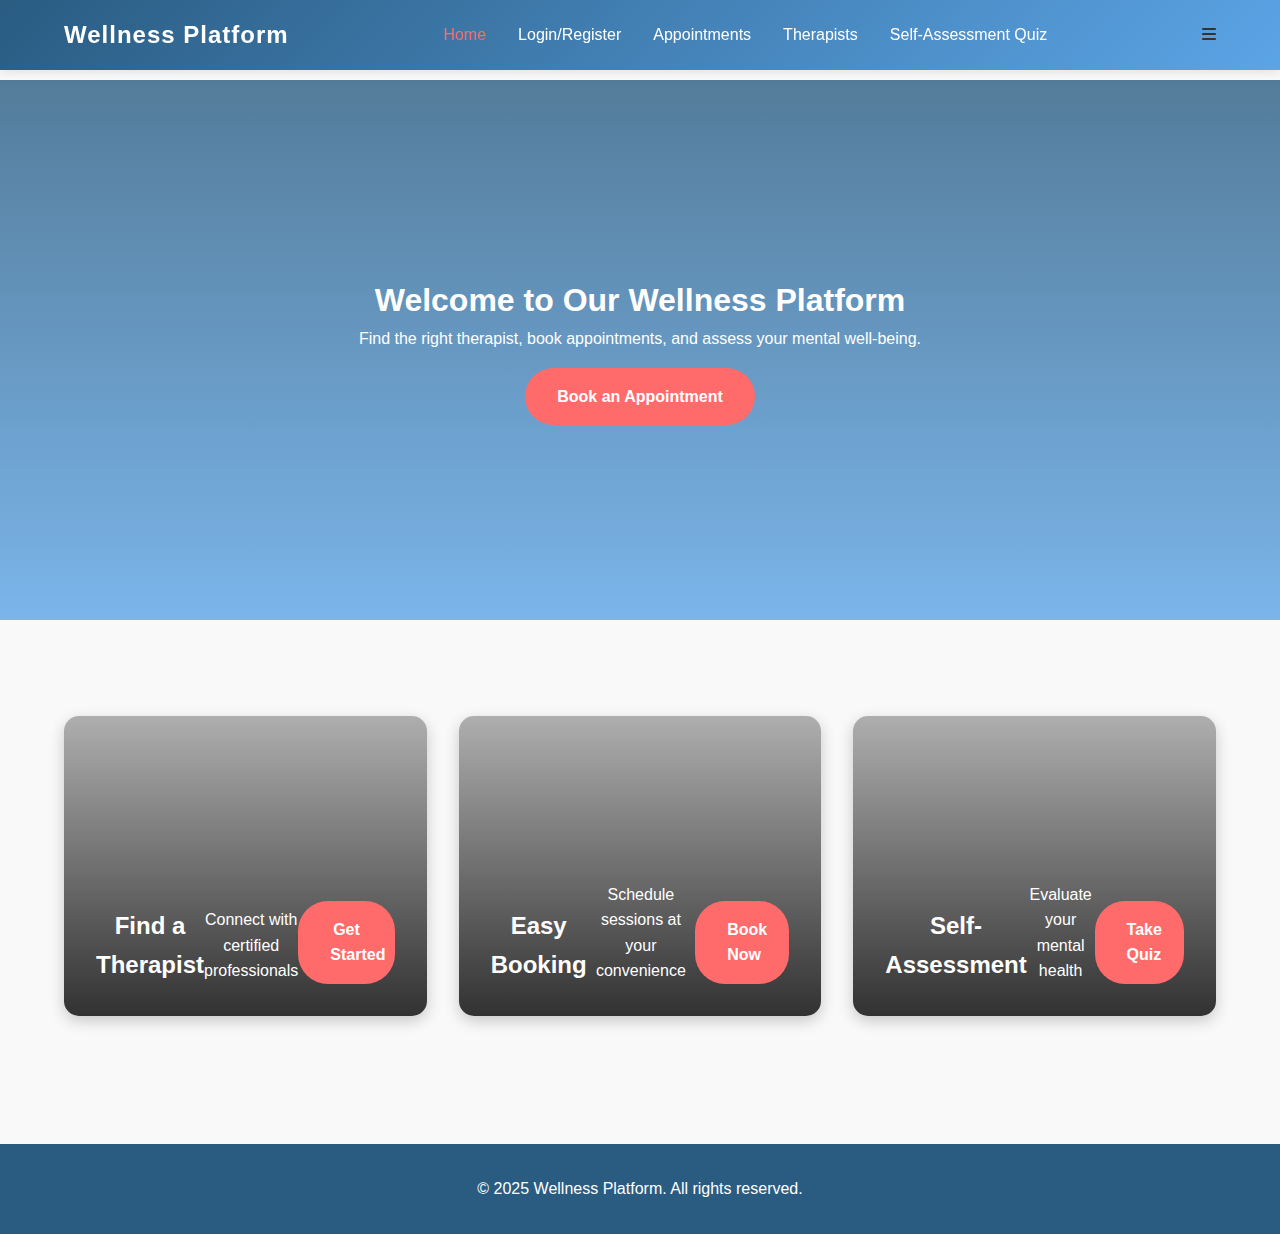
<file: index.html>
<!DOCTYPE html>
<html lang="en">
<head>
    <meta charset="UTF-8">
    <meta name="viewport" content="width=device-width, initial-scale=1.0">
    <title>Wellness Platform</title>
    <link rel="stylesheet" href="styles.css">
    <link rel="stylesheet" href="https://cdnjs.cloudflare.com/ajax/libs/font-awesome/6.0.0/css/all.min.css">
</head>
<body>
    <header>
        <nav class="navbar">
            <div class="logo"><a href="index.html">Wellness Platform</a></div>
            <ul class="nav-links">
                <li><a href="index.html">Home</a></li>
                <li><a href="login.html">Login/Register</a></li>
                <li><a href="appointments.html">Appointments</a></li>
                <li><a href="therapists.html">Therapists</a></li>
                <li><a href="quiz.html">Self-Assessment Quiz</a></li>
            </ul>
            <div class="menu-toggle">
                <i class="fas fa-bars"></i>
            </div>
        </nav>
    </header>
    
    <main>
        <section class="hero">
            <h1>Welcome to Our Wellness Platform</h1>
            <p>Find the right therapist, book appointments, and assess your mental well-being.</p>
            <a href="appointments.html" class="btn">Book an Appointment</a>
        </section>

        <section class="features">
            <div class="feature therapist">
                <h2>Find a Therapist</h2>
                <p>Connect with certified professionals</p>
                <a href="therapists.html" class="btn">Get Started</a>
            </div>
            
            <div class="feature booking">
                <h2>Easy Booking</h2>
                <p>Schedule sessions at your convenience</p>
                <a href="appointments.html" class="btn">Book Now</a>
            </div>
            
            <div class="feature quiz">
                <h2>Self-Assessment</h2>
                <p>Evaluate your mental health</p>
                <a href="quiz.html" class="btn">Take Quiz</a>
            </div>
        </section>
    </main>

    <footer>
        <p>&copy; 2025 Wellness Platform. All rights reserved.</p>
    </footer>

    <script src="scripts.js"></script>
</body>
</html>
</file>
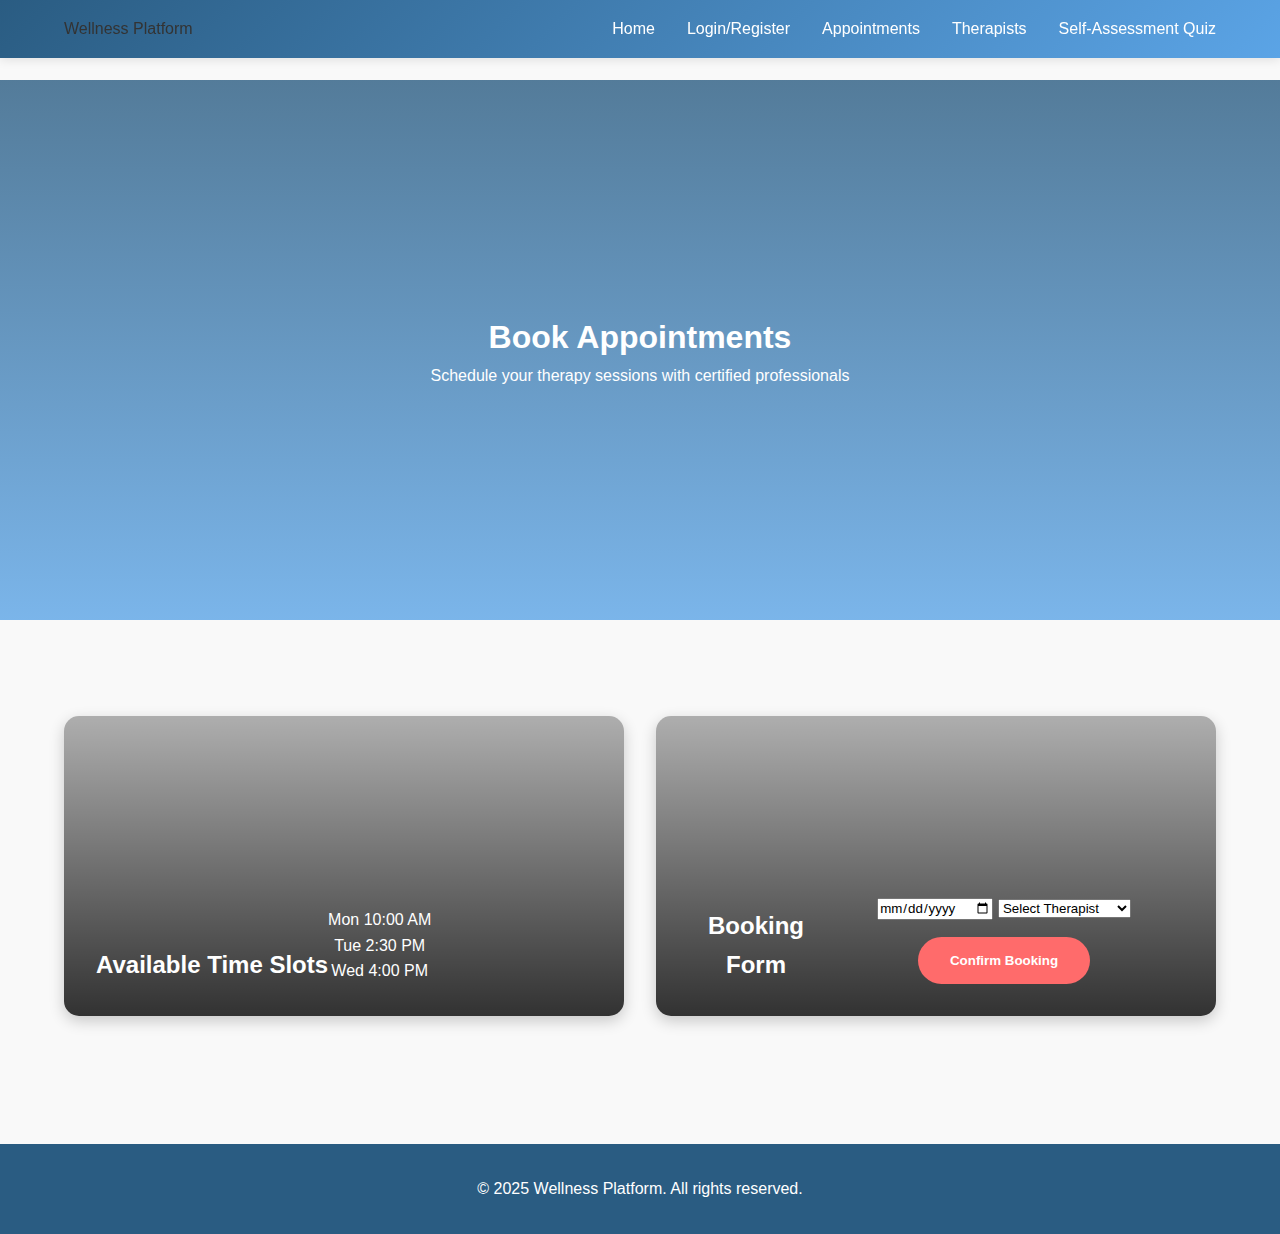
<file: appointments.html>
<!DOCTYPE html>
<html lang="en">
<head>
    <meta charset="UTF-8">
    <meta name="viewport" content="width=device-width, initial-scale=1.0">
    <title>Book Appointments</title>
    <link rel="stylesheet" href="styles.css">
    <link rel="stylesheet" href="https://cdnjs.cloudflare.com/ajax/libs/font-awesome/6.0.0/css/all.min.css">
</head>
<body>
    <header>
        <nav class="navbar">
            <div class="logo">Wellness Platform</div>
            <ul class="nav-links">
                <li><a href="index.html">Home</a></li>
                <li><a href="login.html">Login/Register</a></li>
                <li><a href="appointments.html">Appointments</a></li>
                <li><a href="therapists.html">Therapists</a></li>
                <li><a href="quiz.html">Self-Assessment Quiz</a></li>
            </ul>
        </nav>
    </header>
    
    <main>
        <section class="hero" style="background-image: linear-gradient(rgba(42,92,130,0.8), rgba(91,164,230,0.8)), url('https://source.unsplash.com/random/1920x1080/?calendar')">
            <h1>Book Appointments</h1>
            <p>Schedule your therapy sessions with certified professionals</p>
        </section>

        <section class="features">
            <div class="feature">
                <h2>Available Time Slots</h2>
                <div class="button-container">
                    <div class="time-slot">Mon 10:00 AM</div>
                    <div class="time-slot">Tue 2:30 PM</div>
                    <div class="time-slot">Wed 4:00 PM</div>
                </div>
            </div>
            
            <div class="feature">
                <h2>Booking Form</h2>
                <form class="booking-form">
                    <input type="date" class="form-input">
                    <select class="form-input">
                        <option>Select Therapist</option>
                        <option>Dr. Sarah Johnson</option>
                        <option>Dr. Michael Chen</option>
                    </select>
                    <button class="btn">Confirm Booking</button>
                </form>
            </div>
        </section>
    </main>
    
    <footer>
        <p>&copy; 2025 Wellness Platform. All rights reserved.</p>
    </footer>
</body>
</html>
</file>
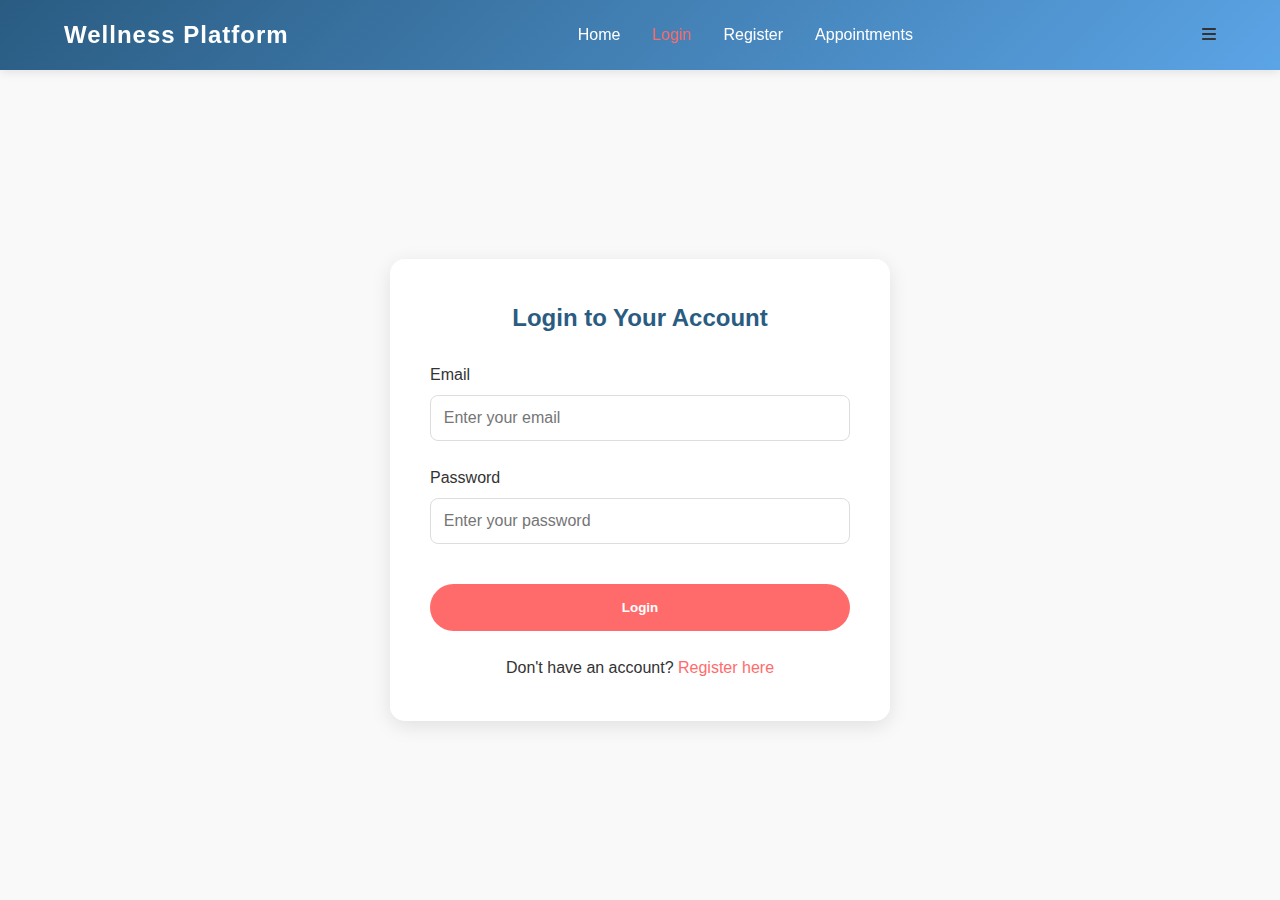
<file: login.html>
<!DOCTYPE html>
<html lang="en">
<head>
    <meta charset="UTF-8">
    <meta name="viewport" content="width=device-width, initial-scale=1.0">
    <title>Login - Wellness Platform</title>
    <link rel="stylesheet" href="styles.css">
    <link rel="stylesheet" href="https://cdnjs.cloudflare.com/ajax/libs/font-awesome/6.0.0/css/all.min.css">
</head>
<body class="login-page">
    <header>
        <nav class="navbar">
            <div class="logo"><a href="index.html">Wellness Platform</a></div>
            <ul class="nav-links">
                <li><a href="index.html">Home</a></li>
                <li><a href="login.html" class="active">Login</a></li>
                <li><a href="register.html">Register</a></li>
                <li><a href="appointments.html">Appointments</a></li>
            </ul>
            <div class="menu-toggle">
                <i class="fas fa-bars"></i>
            </div>
        </nav>
    </header>

    <main class="auth-page">
        <div class="auth-container">
            <!-- Authentication Message -->
            <div class="auth-message" id="authMessage"></div>

            <h2>Login to Your Account</h2>
            <form class="auth-form" id="loginForm">
                <div class="form-group">
                    <label for="email">Email</label>
                    <input type="email" id="email" placeholder="Enter your email" required>
                </div>
                <div class="form-group">
                    <label for="password">Password</label>
                    <input type="password" id="password" placeholder="Enter your password" required>
                </div>
                <button type="submit" class="btn">Login</button>
            </form>
            <div class="auth-switch">
                <p>Don't have an account? <a href="register.html">Register here</a></p>
            </div>
        </div>
    </main>

    <script src="scripts.js"></script>
</body>
</html>
</file>
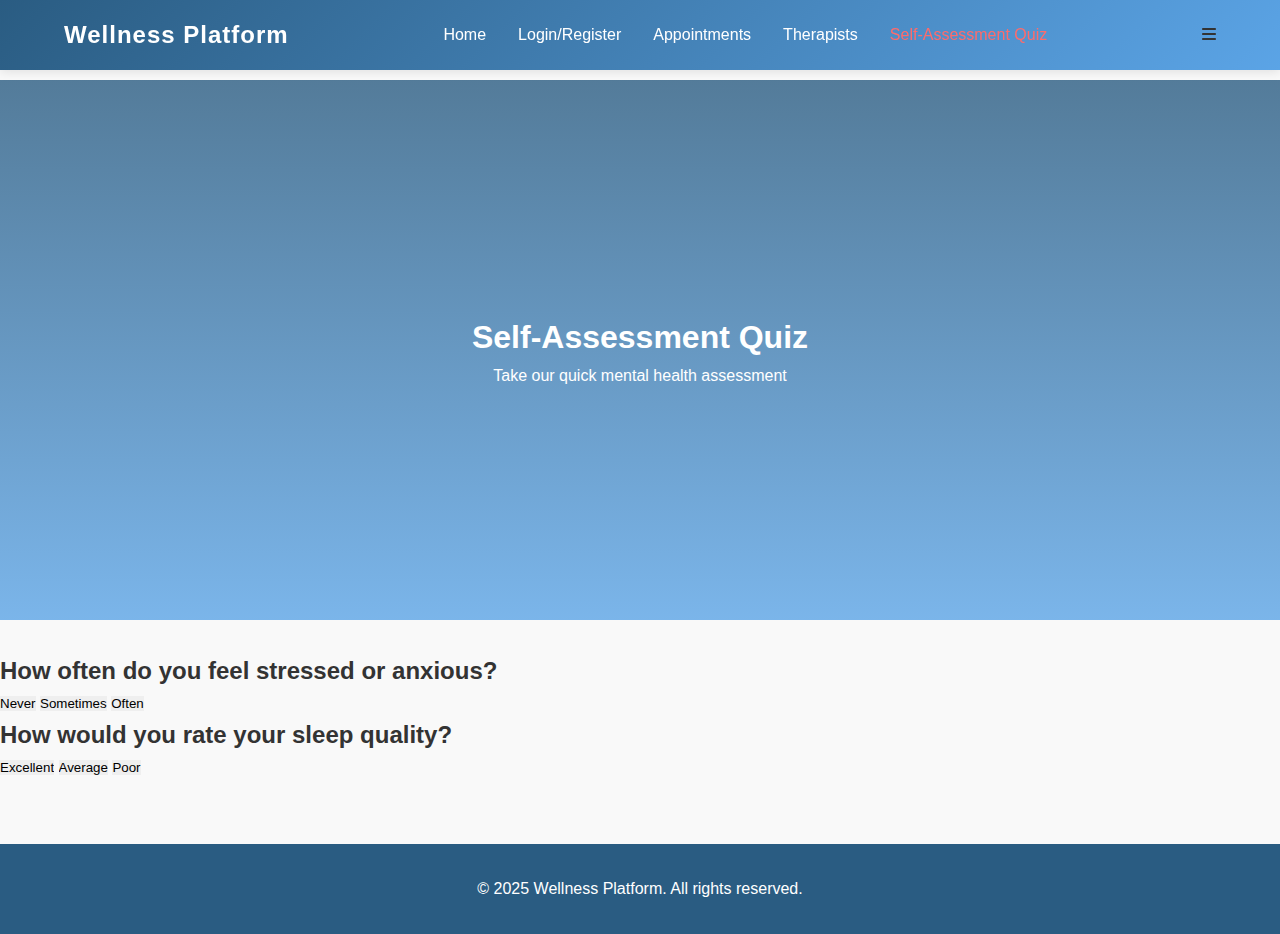
<file: quiz.html>
<!DOCTYPE html>
<html lang="en">
<head>
    <meta charset="UTF-8">
    <meta name="viewport" content="width=device-width, initial-scale=1.0">
    <title>Self-Assessment Quiz</title>
    <link rel="stylesheet" href="styles.css">
    <link rel="stylesheet" href="https://cdnjs.cloudflare.com/ajax/libs/font-awesome/6.0.0/css/all.min.css">
</head>
<body>
    <header>
        <nav class="navbar">
            <div class="logo"><a href="index.html">Wellness Platform</a></div>
            <ul class="nav-links">
                <li><a href="index.html">Home</a></li>
                <li><a href="login.html">Login/Register</a></li>
                <li><a href="appointments.html">Appointments</a></li>
                <li><a href="therapists.html">Therapists</a></li>
                <li><a href="quiz.html">Self-Assessment Quiz</a></li>
            </ul>
            <div class="menu-toggle">
                <i class="fas fa-bars"></i>
            </div>
        </nav>
    </header>
    
    <main>
        <section class="hero">
            <h1>Self-Assessment Quiz</h1>
            <p>Take our quick mental health assessment</p>
        </section>

        <div class="quiz-progress">
            <div class="quiz-progress-bar"></div>
        </div>

        <section class="quiz-container">
            <div class="question active">
                <h2>How often do you feel stressed or anxious?</h2>
                <div class="button-container">
                    <button class="answer-btn btn-option">Never</button>
                    <button class="answer-btn btn-option">Sometimes</button>
                    <button class="answer-btn btn-option">Often</button>
                </div>
            </div>

            <div class="question">
                <h2>How would you rate your sleep quality?</h2>
                <div class="button-container">
                    <button class="answer-btn btn-option">Excellent</button>
                    <button class="answer-btn btn-option">Average</button>
                    <button class="answer-btn btn-option">Poor</button>
                </div>
            </div>
        </section>
    </main>

    <footer>
        <p>&copy; 2025 Wellness Platform. All rights reserved.</p>
    </footer>

    <script src="scripts.js"></script>
</body>
</html>
</file>
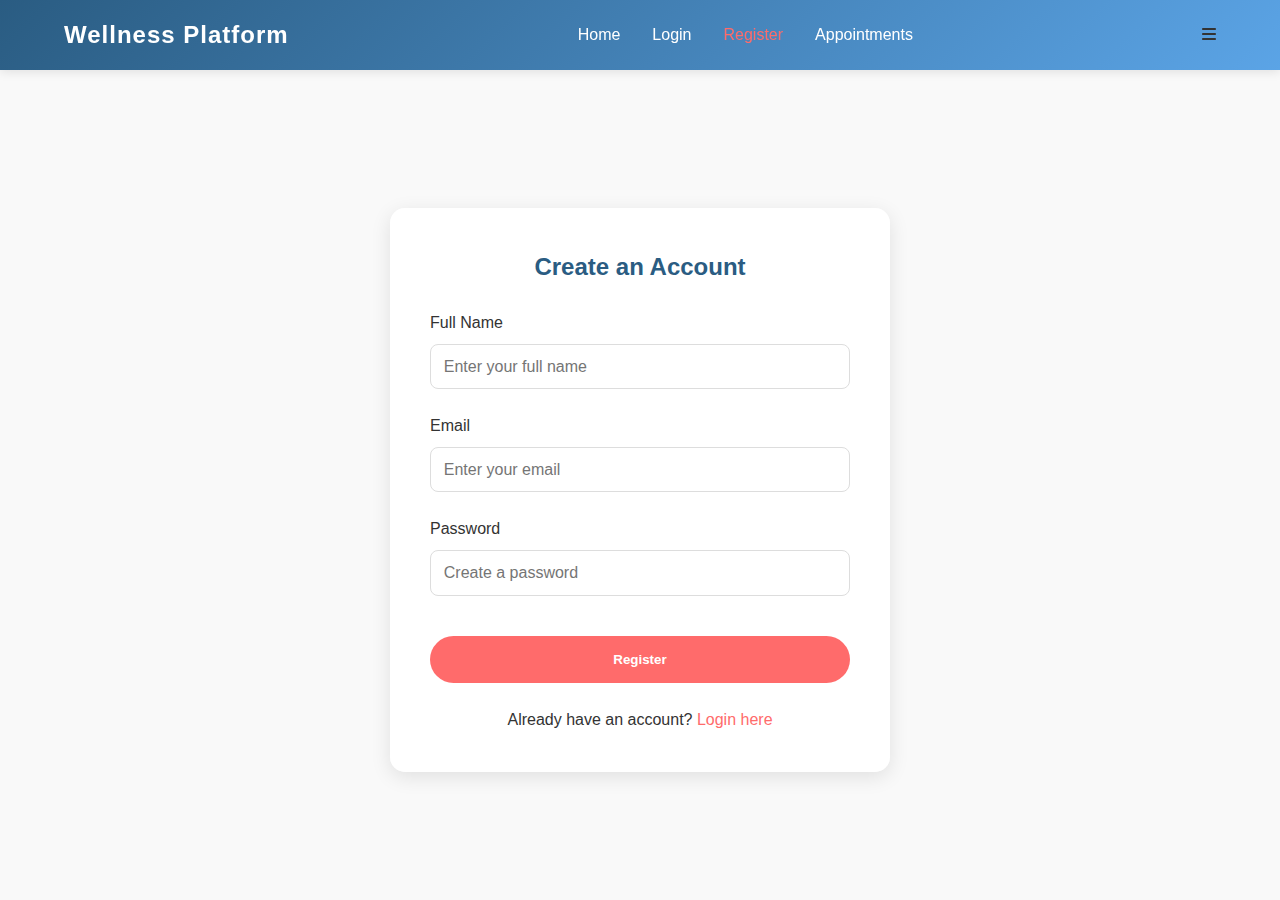
<file: register.html>
<!DOCTYPE html>
<html lang="en">
<head>
    <meta charset="UTF-8">
    <meta name="viewport" content="width=device-width, initial-scale=1.0">
    <title>Register - Wellness Platform</title>
    <link rel="stylesheet" href="styles.css">
    <link rel="stylesheet" href="https://cdnjs.cloudflare.com/ajax/libs/font-awesome/6.0.0/css/all.min.css">
</head>
<body class="register-page">
    <header>
        <nav class="navbar">
            <div class="logo"><a href="index.html">Wellness Platform</a></div>
            <ul class="nav-links">
                <li><a href="index.html">Home</a></li>
                <li><a href="login.html">Login</a></li>
                <li><a href="register.html" class="active">Register</a></li>
                <li><a href="appointments.html">Appointments</a></li>
            </ul>
            <div class="menu-toggle">
                <i class="fas fa-bars"></i>
            </div>
        </nav>
    </header>

    <main class="auth-page">
        <div class="auth-container">
            <!-- Authentication Message -->
            <div class="auth-message" id="authMessage"></div>

            <h2>Create an Account</h2>
            <form class="auth-form" id="registerForm">
                <div class="form-group">
                    <label for="fullname">Full Name</label>
                    <input type="text" id="fullname" placeholder="Enter your full name" required>
                </div>
                <div class="form-group">
                    <label for="email">Email</label>
                    <input type="email" id="email" placeholder="Enter your email" required>
                </div>
                <div class="form-group">
                    <label for="password">Password</label>
                    <input type="password" id="password" placeholder="Create a password" required>
                </div>
                <button type="submit" class="btn">Register</button>
            </form>
            <div class="auth-switch">
                <p>Already have an account? <a href="login.html">Login here</a></p>
            </div>
        </div>
    </main>

    <script src="scripts.js"></script>
</body>
</html>
</file>
<file: styles.css>
/* styles.css */
:root {
    --primary-color: #2A5C82;
    --secondary-color: #5BA4E6;
    --accent-color: #FF6B6B;
    --light-bg: #f9f9f9;
    --text-color: #333;
    --admin-color: #4A5568;
}

* {
    margin: 0;
    padding: 0;
    box-sizing: border-box;
    font-family: 'Segoe UI', Tahoma, Geneva, Verdana, sans-serif;
}

body {
    line-height: 1.6;
    color: var(--text-color);
    padding-top: 80px;
    background-color: var(--light-bg);
}

/* Navigation Styles */
.navbar {
    background: linear-gradient(135deg, var(--primary-color), var(--secondary-color));
    padding: 1rem 5%;
    display: flex;
    justify-content: space-between;
    align-items: center;
    box-shadow: 0 2px 10px rgba(0,0,0,0.1);
    position: fixed;
    width: 100%;
    top: 0;
    z-index: 1000;
    transition: all 0.3s ease;
}

.navbar.scrolled {
    background: rgba(42, 92, 130, 0.95);
    padding: 0.5rem 5%;
}

.logo a {
    color: white;
    font-size: 1.5rem;
    font-weight: bold;
    letter-spacing: 1px;
    text-decoration: none;
}

.nav-links {
    display: flex;
    gap: 2rem;
    list-style: none;
}

.nav-links a {
    color: white;
    text-decoration: none;
    font-weight: 500;
    transition: color 0.3s ease;
    position: relative;
}

.nav-links a::after {
    content: '';
    position: absolute;
    bottom: -5px;
    left: 0;
    width: 0;
    height: 2px;
    background: var(--accent-color);
    transition: width 0.3s;
}

.nav-links a:hover::after {
    width: 100%;
}

.nav-links a.active {
    color: var(--accent-color);
}

/* Hero Section */
.hero {
    background: linear-gradient(rgba(42,92,130,0.8), rgba(91,164,230,0.8)), url('https://source.unsplash.com/random/1920x1080/?therapy') center/cover;
    height: 60vh;
    display: flex;
    align-items: center;
    justify-content: center;
    flex-direction: column;
    text-align: center;
    color: white;
    margin-bottom: 2rem;
}

/* Auth Pages */
.auth-page {
    min-height: calc(100vh - 80px);
    display: flex;
    align-items: center;
    justify-content: center;
    background-size: cover;
    background-position: center;
    padding: 2rem;
}

.auth-container {
    background: rgba(255, 255, 255, 0.95);
    padding: 2.5rem;
    border-radius: 15px;
    width: 100%;
    max-width: 500px;
    box-shadow: 0 5px 20px rgba(0, 0, 0, 0.1);
}

.auth-container h2 {
    margin-bottom: 1.5rem;
    color: var(--primary-color);
    text-align: center;
}

.auth-form .form-group {
    margin-bottom: 1.5rem;
}

.auth-form label {
    display: block;
    margin-bottom: 0.5rem;
    color: var(--text-color);
}

.auth-form input {
    width: 100%;
    padding: 0.8rem;
    border: 1px solid #ddd;
    border-radius: 8px;
    font-size: 1rem;
}

.auth-form .btn {
    width: 100%;
    padding: 1rem;
    margin-top: 1rem;
}

.auth-switch {
    text-align: center;
    margin-top: 1.5rem;
}

.auth-switch a {
    color: var(--accent-color);
    text-decoration: none;
    font-weight: 500;
}

/* Admin Login Specific */
.admin-login-page {
    background: linear-gradient(rgba(42,92,130,0.9), rgba(42,92,130,0.7)), 
                url('images/admin-login-bg.jpg') center/cover;
}

/* Admin Dashboard */
.admin-dashboard {
    padding: 2rem 5%;
    max-width: 1200px;
    margin: 0 auto;
}

.admin-container {
    display: grid;
    gap: 3rem;
}

.admin-section {
    background: white;
    padding: 2rem;
    border-radius: 15px;
    box-shadow: 0 5px 15px rgba(0,0,0,0.1);
}

.admin-section h2 {
    margin-bottom: 1.5rem;
    color: var(--secondary-color);
    border-bottom: 2px solid var(--accent-color);
    padding-bottom: 0.5rem;
}

.admin-actions {
    display: grid;
    grid-template-columns: repeat(auto-fit, minmax(200px, 1fr));
    gap: 1rem;
    margin: 1.5rem 0;
}

.admin-btn {
    display: flex;
    align-items: center;
    gap: 0.5rem;
    justify-content: center;
    padding: 1rem;
    background: var(--admin-color);
}

.admin-btn:hover {
    background: var(--primary-color);
}

.admin-list {
    display: grid;
    gap: 1rem;
    margin-top: 1.5rem;
}

/* Admin Modals */
.admin-modal {
    display: none;
    position: fixed;
    top: 0;
    left: 0;
    width: 100%;
    height: 100%;
    background: rgba(0,0,0,0.5);
    z-index: 1001;
}

.modal-content {
    background: white;
    margin: 5% auto;
    padding: 2rem;
    width: 90%;
    max-width: 600px;
    border-radius: 10px;
    position: relative;
}

.close-modal {
    position: absolute;
    right: 1rem;
    top: 1rem;
    font-size: 2rem;
    cursor: pointer;
    color: var(--accent-color);
}

/* Button Styles */
.btn, .btn-option {
    position: relative;
    overflow: hidden;
    transition: all 0.4s cubic-bezier(0.25, 0.8, 0.25, 1);
    transform: translateZ(0);
    border: none;
    cursor: pointer;
    text-decoration: none;
    display: inline-block;
    text-align: center;
}

.btn {
    background-color: var(--accent-color);
    color: white;
    padding: 1rem 2rem;
    border-radius: 30px;
    font-weight: bold;
    margin-top: 1rem;
}

.btn:hover {
    transform: translateY(-3px) scale(1.05);
    box-shadow: 0 15px 30px rgba(0,0,0,0.2);
}

.btn:active {
    transform: translateY(1px) scale(0.98);
}

/* Features Section */
.features {
    padding: 4rem 5%;
    display: grid;
    grid-template-columns: repeat(auto-fit, minmax(300px, 1fr));
    gap: 2rem;
}

.feature {
    position: relative;
    text-align: center;
    padding: 2rem;
    border-radius: 15px;
    overflow: hidden;
    min-height: 300px;
    display: flex;
    align-items: flex-end;
    background-size: cover;
    background-position: center;
    transition: all 0.4s ease;
    box-shadow: 0 5px 15px rgba(0,0,0,0.2);
}

.feature::before {
    content: '';
    position: absolute;
    top: 0;
    left: 0;
    right: 0;
    bottom: 0;
    background: linear-gradient(to top, rgba(0,0,0,0.8), rgba(0,0,0,0.3));
    z-index: 1;
}

.feature > * {
    position: relative;
    z-index: 2;
    color: white;
}

.feature:hover {
    transform: translateY(-5px) scale(1.03);
}

/* Mobile Styles */
@media (max-width: 768px) {
    .nav-links {
        position: fixed;
        top: 60px;
        right: 0;
        flex-direction: column;
        background: var(--primary-color);
        width: 200px;
        padding: 1rem;
        transform: translateX(100%);
        transition: transform 0.3s ease;
    }

    .nav-links.active {
        transform: translateX(0);
    }

    .menu-toggle {
        display: block;
        color: white;
        font-size: 1.5rem;
        cursor: pointer;
    }

    .hero h1 {
        font-size: 2rem;
    }

    .btn, .btn-option {
        width: 100%;
        padding: 1rem;
    }

    .feature {
        min-height: 250px;
        padding: 1.5rem;
    }

    .admin-dashboard {
        padding: 2rem;
    }
}

/* Footer */
footer {
    background: var(--primary-color);
    color: white;
    text-align: center;
    padding: 2rem 5%;
    margin-top: 4rem;
}

/* Animations */
@keyframes fadeIn {
    from { opacity: 0; transform: translateY(20px); }
    to { opacity: 1; transform: translateY(0); }
}

@keyframes ripple {
    from {
        opacity: 1;
        transform: translate(-50%, -50%) scale(1);
    }
    to {
        opacity: 0;
        transform: translate(-50%, -50%) scale(100);
    }
}

@keyframes spin {
    to { transform: translate(-50%, -50%) rotate(360deg); }
}

/* Auth Messages */
.auth-message {
    padding: 1rem;
    margin-bottom: 1.5rem;
    background: var(--accent-color);
    color: white;
    border-radius: 8px;
    display: none;
}

/* Show message when needed */
.auth-message.visible {
    display: block;
}
</file>
